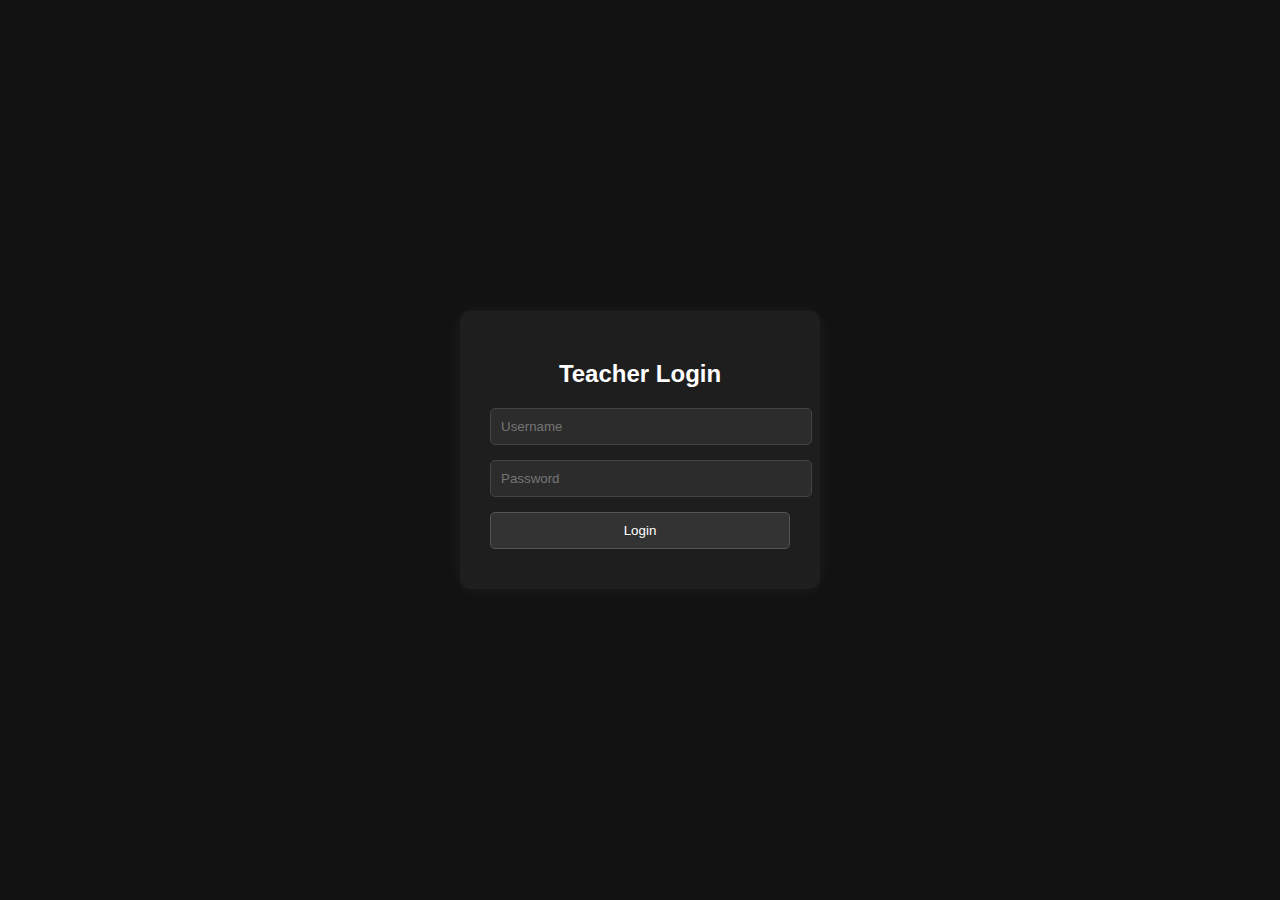
<file: index.html>
<!DOCTYPE html>
<html>
<head>
  <title>Login - Assessment Portal</title>
  <link rel="stylesheet" href="login.css">
</head>
<body>
  <div class="login-box">
    <h2>Teacher Login</h2>
    <input type="text" id="username" placeholder="Username" />
    <input type="password" id="password" placeholder="Password" />
    <button onclick="login()">Login</button>
    <div class="error" id="error"></div>
  </div>
  <script src="login.js"></script>
</body>
</html>
</file>
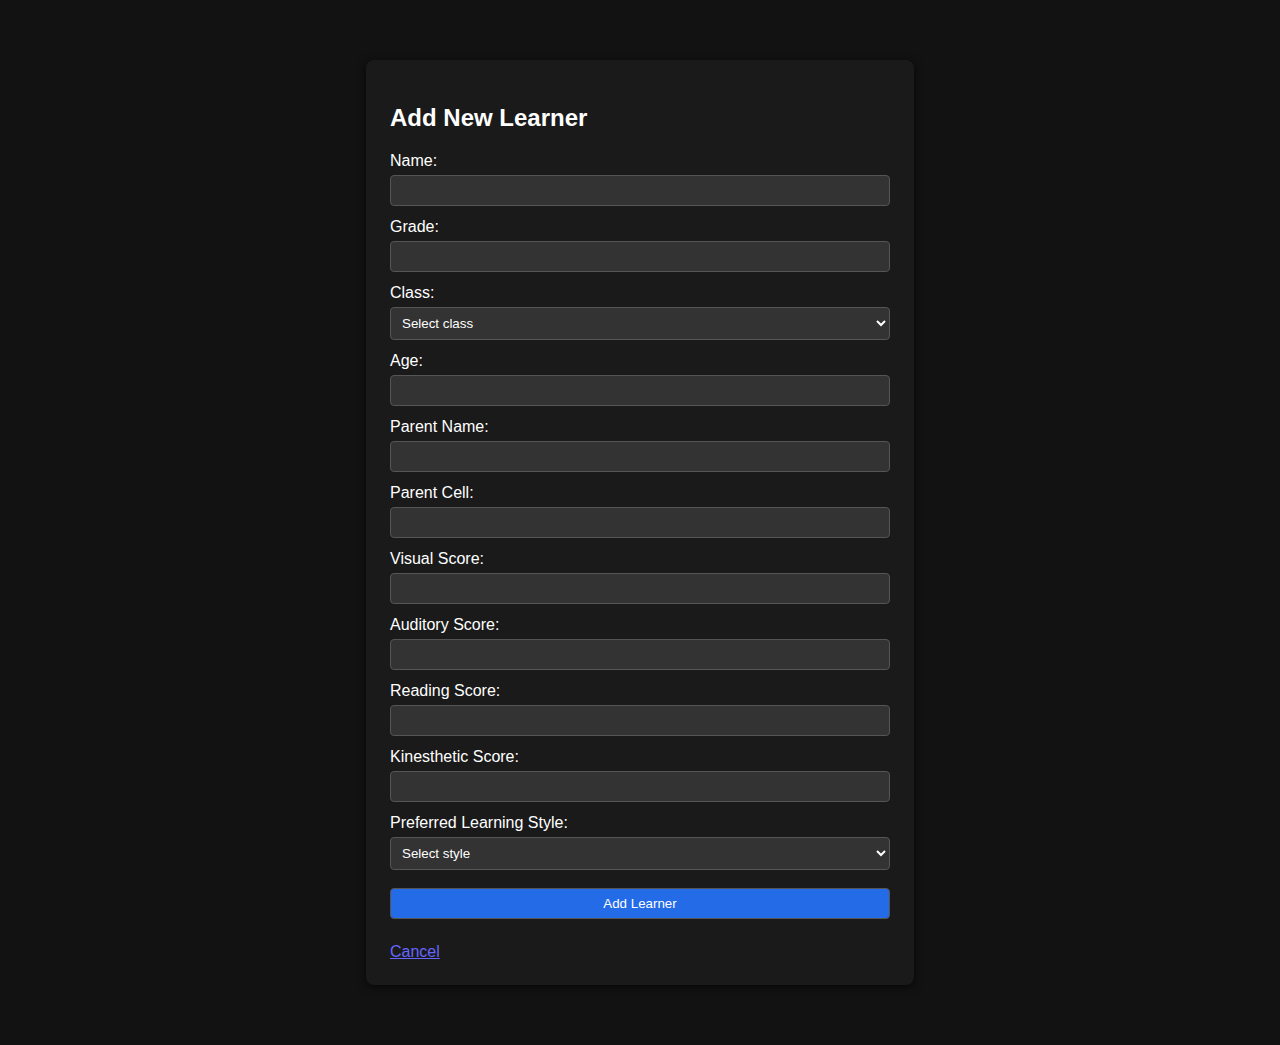
<file: add-rows.html>
<!DOCTYPE html>
<html>
<head>
  <title>Add Learner Row</title>
  <style>
    body { font-family: Arial, sans-serif; background-color: #121212; color: #fff; margin: 0; padding: 20px; }
    form {
      background: #1a1a1a;
      padding: 24px;
      border-radius: 8px;
      max-width: 500px;
      margin: 40px auto;
      box-shadow: 0 2px 8px #000a;
    }
    label { display: block; margin-top: 12px; }
    input, select, button {
      margin-top: 5px;
      padding: 7px;
      background: #333;
      color: #fff;
      border: 1px solid #555;
      border-radius: 4px;
      width: 100%;
      box-sizing: border-box;
    }
    button { margin-top: 18px; background: #246be8; cursor: pointer; }
    button:hover { background: #1b4b9a; }
    a { color: #66f; display: inline-block; margin-top: 24px; }
  </style>
</head>
<body>

  <form id="addRowForm">
    <h2>Add New Learner</h2>
    <label>Name: <input type="text" id="name" required></label>
    <label>Grade: <input type="text" id="grade" required></label>
    <label>Class:
      <select id="class" required>
        <option value="">Select class</option>
        <option value="8A">8A</option>
        <option value="9C">9C</option>
        <option value="10B">10B</option>
      </select>
    </label>
    <label>Age: <input type="number" id="age" required></label>
    <label>Parent Name: <input type="text" id="parent_name" required></label>
    <label>Parent Cell: <input type="text" id="parent_cell" required></label>
    <label>Visual Score: <input type="number" id="score_visual" min="0" required></label>
    <label>Auditory Score: <input type="number" id="score_auditory" min="0" required></label>
    <label>Reading Score: <input type="number" id="score_reading" min="0" required></label>
    <label>Kinesthetic Score: <input type="number" id="score_kinesthetic" min="0" required></label>
    <label>Preferred Learning Style:
      <select id="preferred_learning_style" required>
        <option value="">Select style</option>
        <option value="Visual">Visual</option>
        <option value="Auditory">Auditory</option>
        <option value="Reading">Reading</option>
        <option value="Kinesthetic">Kinesthetic</option>
      </select>
    </label>
    <button type="submit">Add Learner</button>
    <a href="dashboard.html">Cancel</a>
  </form>

  <script>
    document.getElementById('addRowForm').onsubmit = function(e) {
      e.preventDefault();
      // Get current learners from localStorage or start with empty array
      let learners = JSON.parse(localStorage.getItem('learners') || '[]');
      // Add new learner from form fields
      learners.push({
        name: document.getElementById('name').value,
        grade: document.getElementById('grade').value,
        class: document.getElementById('class').value,
        age: document.getElementById('age').value,
        parent_name: document.getElementById('parent_name').value,
        parent_cell: document.getElementById('parent_cell').value,
        score_visual: document.getElementById('score_visual').value,
        score_auditory: document.getElementById('score_auditory').value,
        score_reading: document.getElementById('score_reading').value,
        score_kinesthetic: document.getElementById('score_kinesthetic').value,
        preferred_learning_style: document.getElementById('preferred_learning_style').value
      });
      // Save updated array to localStorage
      localStorage.setItem('learners', JSON.stringify(learners));
      // Redirect back to dashboard
      window.location.href = 'dashboard.html';
    }
  </script>

</body>
</html>
</file>
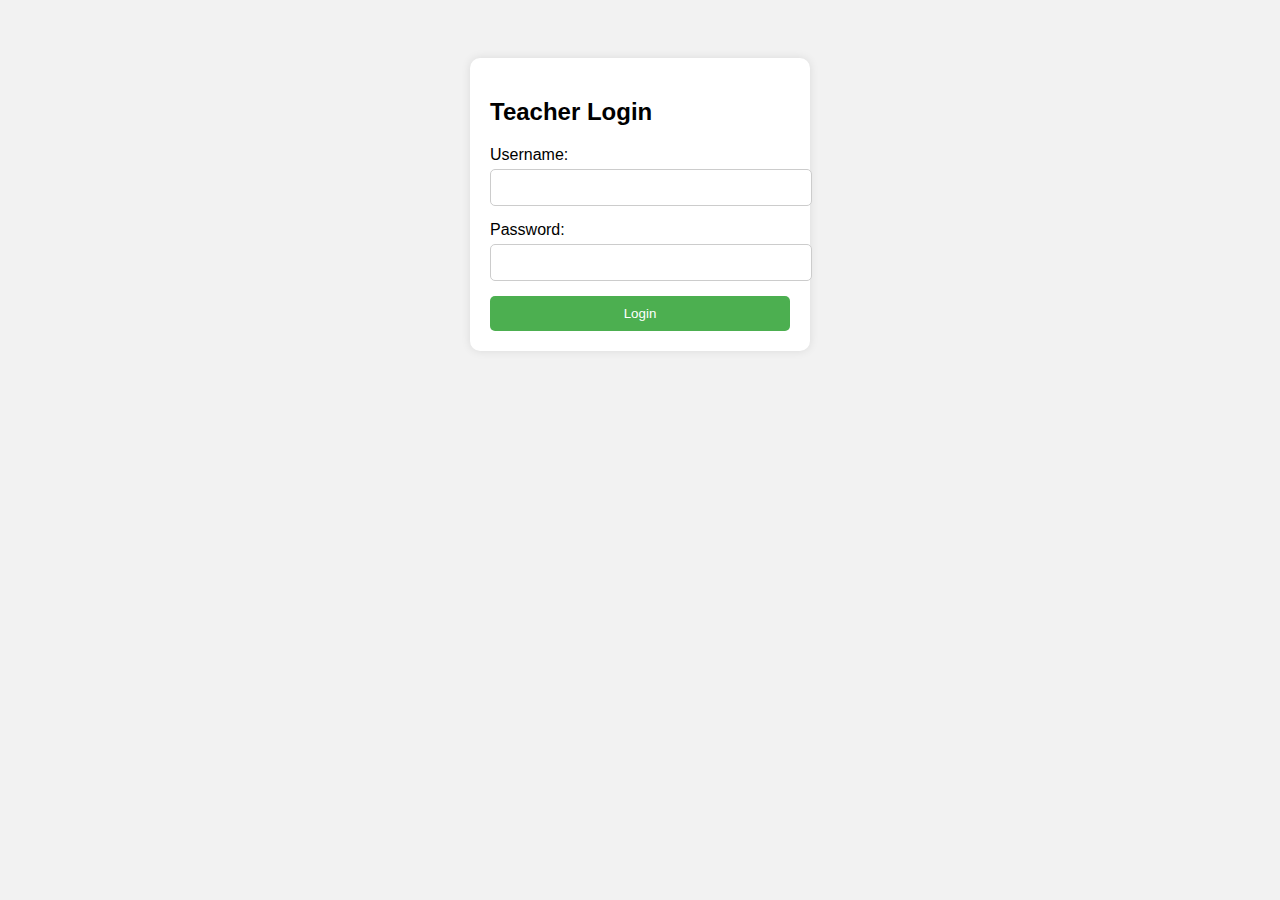
<file: dashboard.html>
<!DOCTYPE html>
<html>
<head>
  <title>Dashboard - Learners</title>
  <style>
    body { font-family: Arial; padding: 20px; background: #f9f9f9; }
    .container { background: white; padding: 20px; border-radius: 10px; max-width: 98%; margin: auto; box-shadow: 0 0 10px rgba(0,0,0,0.1); }
    h2 { text-align: center; }
    input[type="text"] { width: 200px; padding: 8px; margin-bottom: 10px; }
    select { padding: 8px; margin-left: 10px; }
    table { width: 100%; border-collapse: collapse; margin-top: 10px; font-size: 14px; }
    th, td { padding: 8px; border: 1px solid #ccc; text-align: center; }
    th { background-color: #f2f2f2; }
    td[contenteditable="true"] { background-color: #fffdd0; }
    button.save-btn { padding: 6px 10px; margin-top: 10px; }
  </style>
</head>
<body onload="checkLogin(); loadLearners();">
  <div class="container">
    <h2>Learner Assessment Dashboard</h2>
    <input type="text" id="searchInput" placeholder="Search by name..." onkeyup="filterTable()">
    <select id="styleFilter" onchange="filterTable()">
      <option value="">Filter by Preferred Style</option>
      <option value="Visual">Visual</option>
      <option value="Auditory">Auditory</option>
      <option value="Reading/Writing">Reading/Writing</option>
      <option value="Kinesthetic">Kinesthetic</option>
    </select>
    <table id="learnersTable">
      <thead>
        <tr>
          <th>ID</th><th>Name</th><th>Grade</th><th>Class</th><th>Age</th>
          <th>Parent Name</th><th>Parent Cell</th>
          <th>Visual</th><th>Auditory</th><th>Reading</th><th>Kinesthetic</th><th>Preferred Style</th>
        </tr>
      </thead>
      <tbody></tbody>
    </table>
    <button class="save-btn" onclick="saveEdits()">Save Edits</button>
  </div>

  <script>
    let learnersData = [];

    function checkLogin() {
      if (localStorage.getItem("loggedIn") !== "true") {
        window.location.href = "login.html";
      }
    }

    async function loadLearners() {
      const response = await fetch("learners.json");
      learnersData = await response.json();
      renderTable(learnersData);
    }

    function renderTable(data) {
      const tbody = document.querySelector("#learnersTable tbody");
      tbody.innerHTML = "";
      data.forEach((learner, index) => {
        const row = document.createElement("tr");
        row.innerHTML = `
          <td>${learner.id}</td>
          <td contenteditable="true">${learner.name}</td>
          <td contenteditable="true">${learner.grade}</td>
          <td contenteditable="true">${learner.class}</td>
          <td contenteditable="true">${learner.age}</td>
          <td contenteditable="true">${learner.parent_name}</td>
          <td contenteditable="true">${learner.parent_cell}</td>
          <td contenteditable="true">${learner.score_visual}</td>
          <td contenteditable="true">${learner.score_auditory}</td>
          <td contenteditable="true">${learner.score_reading}</td>
          <td contenteditable="true">${learner.score_kinesthetic}</td>
          <td contenteditable="true">${learner.preferred_learning_style}</td>
        `;
        tbody.appendChild(row);
      });
    }

    function filterTable() {
      const search = document.getElementById("searchInput").value.toLowerCase();
      const style = document.getElementById("styleFilter").value;
      const filtered = learnersData.filter(l =>
        l.name.toLowerCase().includes(search) &&
        (style === "" || l.preferred_learning_style === style)
      );
      renderTable(filtered);
    }

    function saveEdits() {
      const rows = document.querySelectorAll("#learnersTable tbody tr");
      const editedData = [];
      rows.forEach(row => {
        const cells = row.querySelectorAll("td");
        editedData.push({
          id: cells[0].textContent.trim(),
          name: cells[1].textContent.trim(),
          grade: cells[2].textContent.trim(),
          class: cells[3].textContent.trim(),
          age: parseInt(cells[4].textContent.trim()),
          parent_name: cells[5].textContent.trim(),
          parent_cell: cells[6].textContent.trim(),
          score_visual: parseInt(cells[7].textContent.trim()),
          score_auditory: parseInt(cells[8].textContent.trim()),
          score_reading: parseInt(cells[9].textContent.trim()),
          score_kinesthetic: parseInt(cells[10].textContent.trim()),
          preferred_learning_style: cells[11].textContent.trim()
        });
      });
      localStorage.setItem("learnersEdited", JSON.stringify(editedData));
      alert("Edits saved locally. To persist in DB, backend update required.");
    }
  </script>
</body>
</html>
</file>
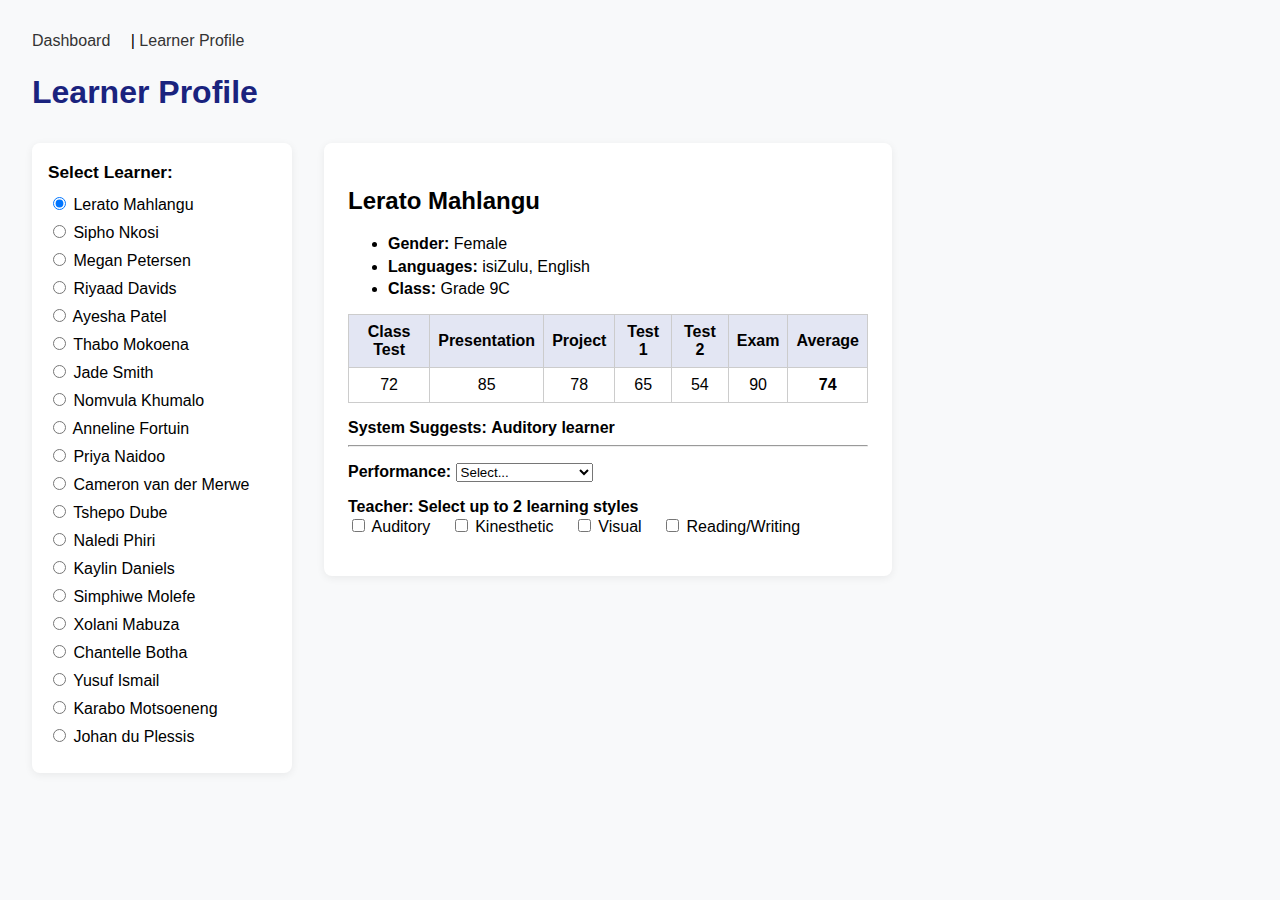
<file: learner-style.html>
<!DOCTYPE html>
<html lang="en">
<head>
  <meta charset="UTF-8">
  <title>Learner Profile (Grid Layout)</title>
  <style>
    body { font-family: Arial, sans-serif; margin: 2rem; background: #f8f9fa; }
    nav { margin-bottom: 1.5em; }
    nav a { margin-right: 1em; text-decoration: none; color: #333; }
    h1 { color: #1a237e; }

    .grid-container {
      display: grid;
      grid-template-columns: 260px 1fr;
      gap: 2em;
      margin-top: 2em;
      align-items: start;
    }
    .radio-list {
      background: #fff;
      border-radius: 8px;
      box-shadow: 0 2px 8px #0001;
      padding: 1.2em 1em;
      height: fit-content;
    }
    .radio-list .label {
      display: block;
      margin-bottom: 0.6em;
      font-weight: bold;
      font-size: 1.08em;
    }
    .radio-list label {
      display: block;
      margin-bottom: 0.5em;
      font-weight: normal;
      cursor: pointer;
    }
    .profile-card {
      background: #fff;
      border-radius: 8px;
      box-shadow: 0 2px 8px #0001;
      max-width: 520px;
      width: 100%;
      padding: 1.5em;
    }
    @media (max-width: 900px) {
      .grid-container {
        grid-template-columns: 1fr;
        gap: 1em;
      }
      .profile-card { max-width: 100%; }
      .radio-list { width: 100%; }
    }
    .label { font-weight: bold; }
    .marks-table { width: 100%; margin-bottom: 1em; border-collapse: collapse; }
    .marks-table th, .marks-table td { border: 1px solid #ccc; padding: 0.5em; text-align: center; }
    .marks-table th { background: #e3e6f3; }
    .grade-group, .style-group { margin: 1em 0; }
    .style-group label { margin-right: 1em; }
    .error { color: red; font-size: 0.95em; }
    .info-list { margin: 0 0 1em 0; }
    .info-list li { margin-bottom: 0.3em; }
    .selected-style { font-weight: bold; }
  </style>
</head>
<body>
  <nav>
    <a href="dashboard.html">Dashboard</a> |
    <a href="learner-style.html">Learner Profile</a>
  </nav>
  <h1>Learner Profile</h1>
  <div class="grid-container">
    <div id="learnerRadioGroup" class="radio-list"></div>
    <div id="profile"></div>
  </div>
  <script>
    const learners = [
      { name: "Lerato Mahlangu", gender: "Female", languages: ["isiZulu", "English"], class: "Grade 9C", assessments: { classTest: 72, presentation: 85, project: 78, test1: 65, test2: 54, exam: 90 } },
      { name: "Sipho Nkosi", gender: "Male", languages: ["isiZulu", "English"], class: "Grade 9C", assessments: { classTest: 88, presentation: 79, project: 60, test1: 91, test2: 77, exam: 40 } },
      { name: "Megan Petersen", gender: "Female", languages: ["Afrikaans", "English"], class: "Grade 9C", assessments: { classTest: 62, presentation: 74, project: 67, test1: 60, test2: 69, exam: 74 } },
      { name: "Riyaad Davids", gender: "Male", languages: ["Afrikaans", "English"], class: "Grade 9C", assessments: { classTest: 77, presentation: 73, project: 75, test1: 79, test2: 80, exam: 83 } },
      { name: "Ayesha Patel", gender: "Female", languages: ["English"], class: "Grade 9C", assessments: { classTest: 91, presentation: 90, project: 88, test1: 89, test2: 93, exam: 94 } },
      { name: "Thabo Mokoena", gender: "Male", languages: ["Sesotho", "English"], class: "Grade 9C", assessments: { classTest: 55, presentation: 63, project: 57, test1: 51, test2: 60, exam: 65 } },
      { name: "Jade Smith", gender: "Female", languages: ["English", "Afrikaans"], class: "Grade 9C", assessments: { classTest: 83, presentation: 86, project: 92, test1: 87, test2: 85, exam: 88 } },
      { name: "Nomvula Khumalo", gender: "Female", languages: ["isiZulu"], class: "Grade 9C", assessments: { classTest: 81, presentation: 89, project: 84, test1: 79, test2: 86, exam: 92 } },
      { name: "Anneline Fortuin", gender: "Female", languages: ["Afrikaans", "English"], class: "Grade 9C", assessments: { classTest: 47, presentation: 53, project: 49, test1: 45, test2: 58, exam: 62 } },
      { name: "Priya Naidoo", gender: "Female", languages: ["English"], class: "Grade 9C", assessments: { classTest: 76, presentation: 80, project: 83, test1: 71, test2: 74, exam: 81 } },
      { name: "Cameron van der Merwe", gender: "Male", languages: ["Afrikaans", "English"], class: "Grade 9C", assessments: { classTest: 68, presentation: 50, project: 92, test1: 70, test2: 49, exam: 77 } },
      { name: "Tshepo Dube", gender: "Male", languages: ["isiZulu", "English"], class: "Grade 9C", assessments: { classTest: 58, presentation: 60, project: 62, test1: 57, test2: 59, exam: 63 } },
      { name: "Naledi Phiri", gender: "Female", languages: ["Xhosa", "English"], class: "Grade 9C", assessments: { classTest: 85, presentation: 88, project: 86, test1: 82, test2: 87, exam: 91 } },
      { name: "Kaylin Daniels", gender: "Female", languages: ["Afrikaans", "English"], class: "Grade 9C", assessments: { classTest: 74, presentation: 77, project: 72, test1: 46, test2: 79, exam: 80 } },
      { name: "Simphiwe Molefe", gender: "Male", languages: ["isiZulu"], class: "Grade 9C", assessments: { classTest: 61, presentation: 51, project: 67, test1: 63, test2: 69, exam: 41 } },
      { name: "Xolani Mabuza", gender: "Male", languages: ["isiZulu", "English"], class: "Grade 9C", assessments: { classTest: 53, presentation: 57, project: 60, test1: 55, test2: 89, exam: 64 } },
      { name: "Chantelle Botha", gender: "Female", languages: ["Afrikaans", "English"], class: "Grade 9C", assessments: { classTest: 86, presentation: 90, project: 91, test1: 88, test2: 92, exam: 95 } },
      { name: "Yusuf Ismail", gender: "Male", languages: ["English"], class: "Grade 9C", assessments: { classTest: 75, presentation: 78, project: 74, test1: 77, test2: 80, exam: 82 } },
      { name: "Karabo Motsoeneng", gender: "Male", languages: ["Sesotho", "English"], class: "Grade 9C", assessments: { classTest: 68, presentation: 70, project: 55, test1: 66, test2: 73, exam: 78 } },
      { name: "Johan du Plessis", gender: "Male", languages: ["Afrikaans", "English"], class: "Grade 9C", assessments: { classTest: 59, presentation: 61, project: 60, test1: 58, test2: 66, exam: 70 } }
    ];

    function populateLearnerRadios() {
      const group = document.getElementById('learnerRadioGroup');
      group.innerHTML = '<span class="label">Select Learner:</span>';
      learners.forEach((learner, i) => {
        group.innerHTML += `
          <label>
            <input type="radio" name="learnerRadio" value="${i}" ${i===0?"checked":""}>
            ${learner.name}
          </label>
        `;
      });
    }

    function getSelectedLearnerIndex() {
      const radios = document.getElementsByName('learnerRadio');
      for (let i = 0; i < radios.length; i++) {
        if (radios[i].checked) return radios[i].value;
      }
      return 0;
    }

    function handleCheckboxLimit(e) {
      const styleCheckboxes = document.querySelectorAll('.style-checkbox');
      const checked = Array.from(styleCheckboxes).filter(cb => cb.checked);
      if (checked.length > 2) {
        e.target.checked = false;
        document.getElementById('styleError').textContent = "You can select at most two learning styles.";
      } else {
        document.getElementById('styleError').textContent = "";
      }
    }

    function renderProfile() {
      const idx = getSelectedLearnerIndex();
      const learner = learners[idx];
      if (!learner) return;
      const a = learner.assessments;
      const avg = Math.round((a.classTest + a.presentation + a.project + a.test1 + a.test2 + a.exam) / 6);
      let systemStyle = "";
      if (avg >= 80) systemStyle = "Visual";
      else if (avg >= 60) systemStyle = "Auditory";
      else systemStyle = "Kinesthetic";
      document.getElementById('profile').innerHTML = `
        <div class="profile-card">
          <h2>${learner.name}</h2>
          <ul class="info-list">
            <li><span class="label">Gender:</span> ${learner.gender}</li>
            <li><span class="label">Languages:</span> ${learner.languages.join(', ')}</li>
            <li><span class="label">Class:</span> ${learner.class}</li>
          </ul>
          <table class="marks-table">
            <thead>
              <tr>
                <th>Class Test</th><th>Presentation</th><th>Project</th>
                <th>Test 1</th><th>Test 2</th><th>Exam</th><th>Average</th>
              </tr>
            </thead>
            <tbody>
              <tr>
                <td>${a.classTest}</td><td>${a.presentation}</td><td>${a.project}</td>
                <td>${a.test1}</td><td>${a.test2}</td><td>${a.exam}</td><td><b>${avg}</b></td>
              </tr>
            </tbody>
          </table>
          <div><span class="label">System Suggests:</span> <span class="selected-style">${systemStyle} learner</span></div>
          <hr>
          <div class="grade-group">
            <label class="label" for="gradeLevel">Performance:</label>
            <select id="gradeLevel">
              <option value="">Select...</option>
              <option value="Above Grade Level">Above Grade Level</option>
              <option value="At Grade Level">At Grade Level</option>
              <option value="Below Grade Level">Below Grade Level</option>
            </select>
          </div>
          <div class="style-group">
            <div class="label">Teacher: Select up to 2 learning styles</div>
            <label><input type="checkbox" class="style-checkbox" value="Auditory"> Auditory</label>
            <label><input type="checkbox" class="style-checkbox" value="Kinesthetic"> Kinesthetic</label>
            <label><input type="checkbox" class="style-checkbox" value="Visual"> Visual</label>
            <label><input type="checkbox" class="style-checkbox" value="Reading/Writing"> Reading/Writing</label>
            <div id="styleError" class="error"></div>
          </div>
        </div>
      `;
      document.querySelectorAll('.style-checkbox').forEach(cb =>
        cb.onchange = handleCheckboxLimit
      );
    }

    document.addEventListener('DOMContentLoaded', function() {
      populateLearnerRadios();
      renderProfile();
      document.getElementById('learnerRadioGroup').onchange = renderProfile;
    });
  </script>
</body>
</html>
</file>
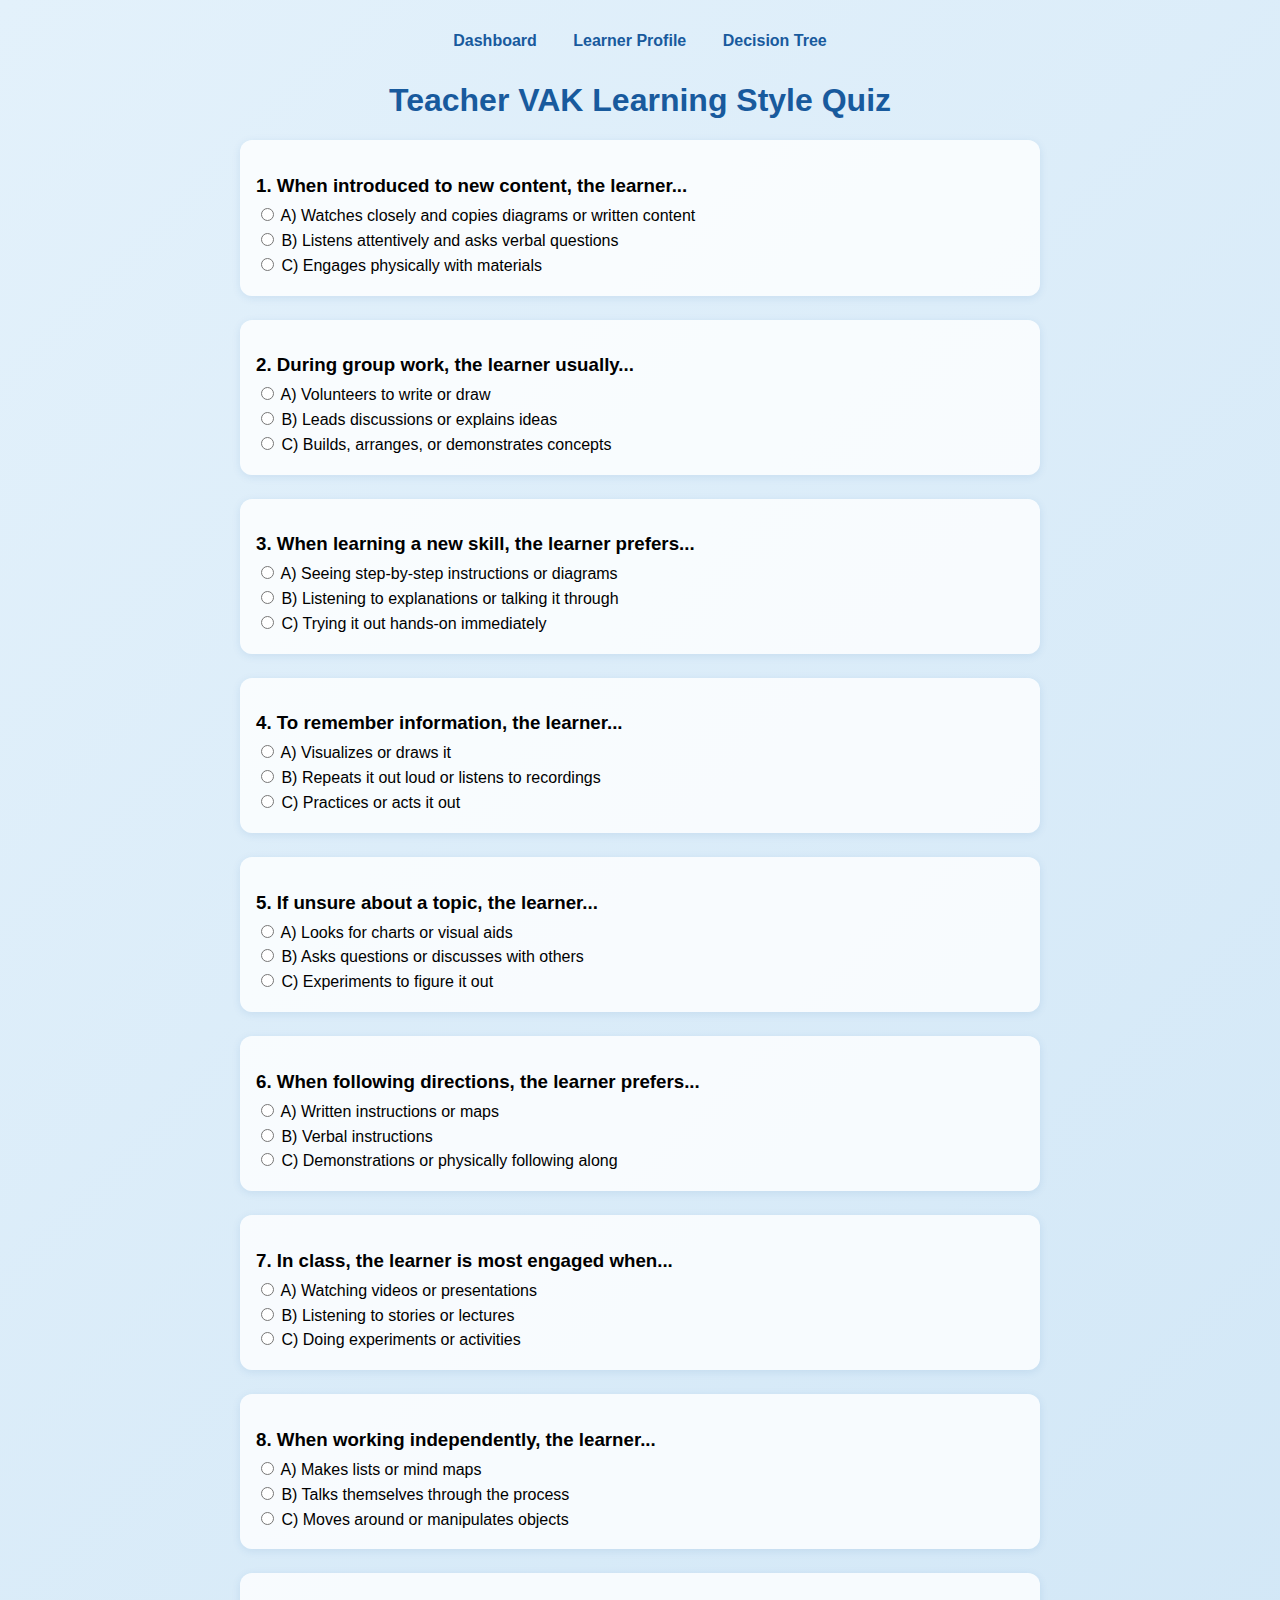
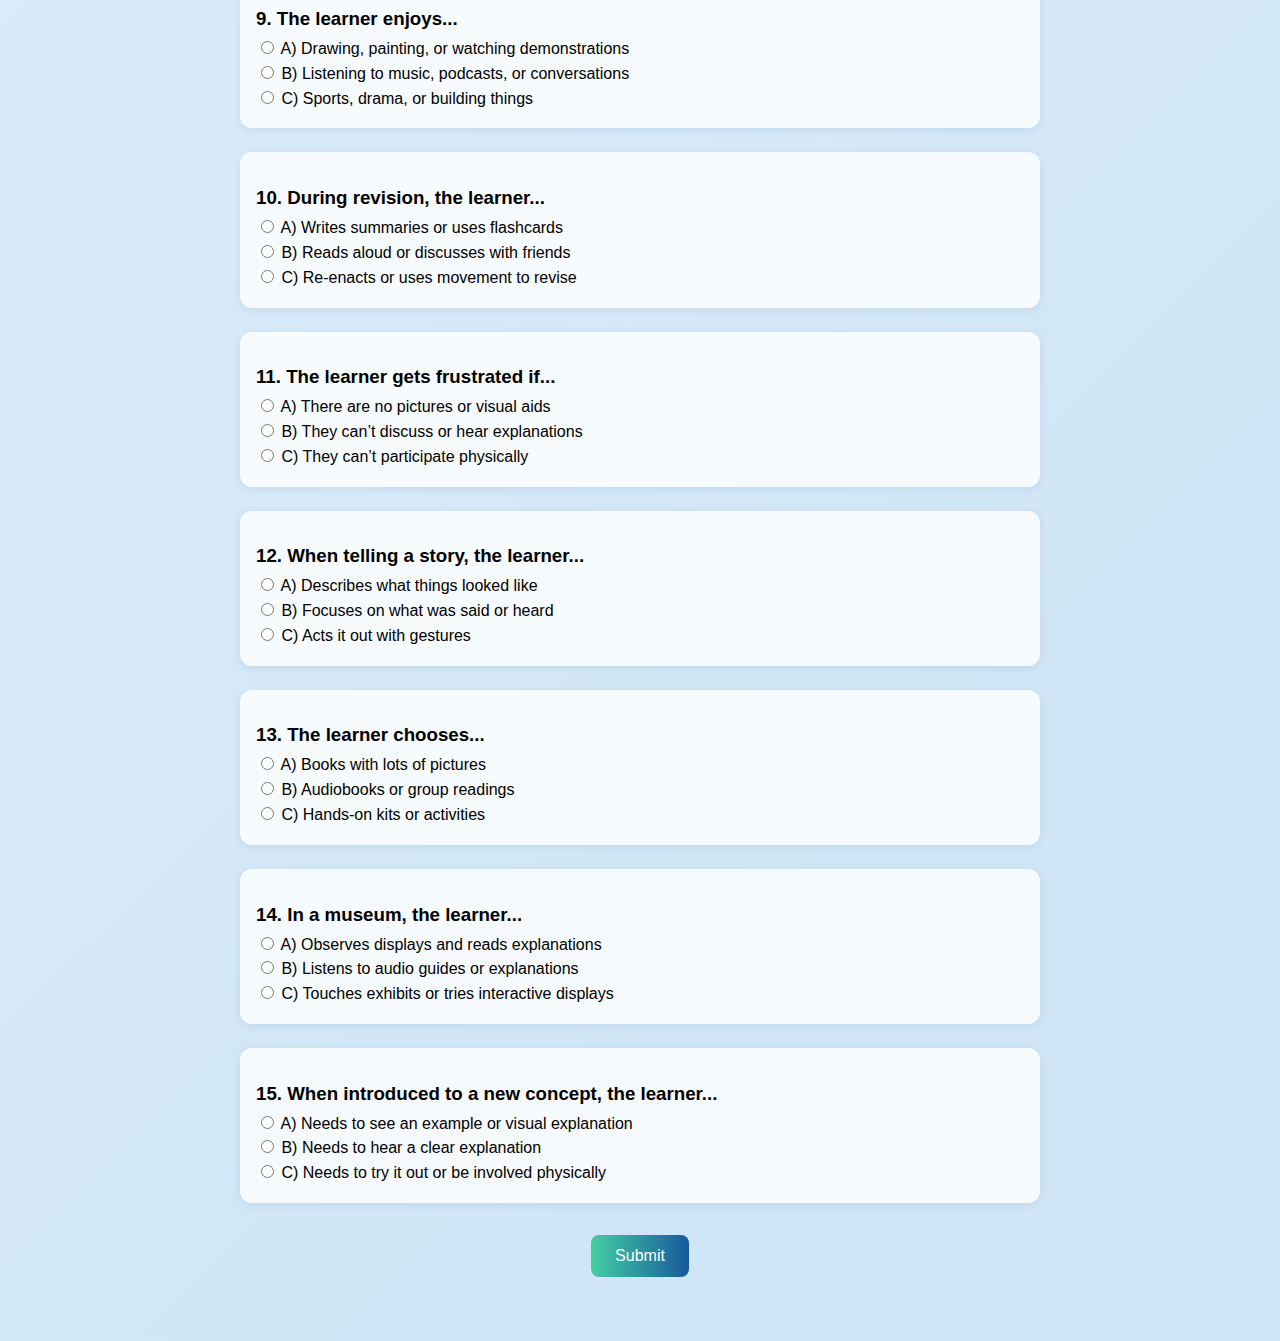
<file: learnerdecisiontree.html>
<!DOCTYPE html>
<html lang="en">
<head>
  <meta charset="UTF-8" />
  <title>VAK Learning Style Quiz for Teachers</title>
  <style>
    body {
      font-family: Arial, sans-serif;
      background: linear-gradient(135deg, #e3f1fb, #d0e6f6 80%);
      padding: 2rem;
      max-width: 800px;
      margin: auto;
    }
    nav {
      margin-bottom: 2rem;
      text-align: center;
    }
    nav a {
      margin: 0 1rem;
      text-decoration: none;
      color: #185a9d;
      font-weight: bold;
      transition: color 0.2s;
    }
    nav a:hover {
      color: #43cea2;
    }
    h1 {
      text-align: center;
      color: #185a9d;
    }
    .question {
      margin-bottom: 1.5rem;
      background: #ffffffcc;
      padding: 1rem;
      border-radius: 12px;
      box-shadow: 0 2px 8px rgba(24,90,157,0.10);
    }
    .question h3 {
      margin-bottom: 0.5rem;
    }
    label {
      display: block;
      margin-bottom: 0.3rem;
      cursor: pointer;
    }
    button {
      display: block;
      margin: 2rem auto;
      padding: 0.75rem 1.5rem;
      font-size: 1rem;
      background: linear-gradient(90deg, #43cea2, #185a9d);
      color: white;
      border: none;
      border-radius: 8px;
      cursor: pointer;
      transition: background 0.3s ease;
    }
    button:hover {
      background: linear-gradient(90deg, #185a9d, #43cea2);
    }
    #result {
      text-align: center;
      font-size: 1.2rem;
      font-weight: bold;
      margin-top: 2rem;
      color: #185a9d;
    }
  </style>
</head>
<body>
  <nav>
    <a href="dashboard.html">Dashboard</a>
    <a href="learner-style.html">Learner Profile</a>
    <a href="learnerdecisiontree.html">Decision Tree</a>
  </nav>
  <h1>Teacher VAK Learning Style Quiz</h1>
  <form id="quizForm">
    <div class="question">
      <h3>1. When introduced to new content, the learner...</h3>
      <label><input type="radio" name="q1" value="A" required> A) Watches closely and copies diagrams or written content</label>
      <label><input type="radio" name="q1" value="B"> B) Listens attentively and asks verbal questions</label>
      <label><input type="radio" name="q1" value="C"> C) Engages physically with materials</label>
    </div>
    <div class="question">
      <h3>2. During group work, the learner usually...</h3>
      <label><input type="radio" name="q2" value="A" required> A) Volunteers to write or draw</label>
      <label><input type="radio" name="q2" value="B"> B) Leads discussions or explains ideas</label>
      <label><input type="radio" name="q2" value="C"> C) Builds, arranges, or demonstrates concepts</label>
    </div>
    <div class="question">
      <h3>3. When learning a new skill, the learner prefers...</h3>
      <label><input type="radio" name="q3" value="A" required> A) Seeing step-by-step instructions or diagrams</label>
      <label><input type="radio" name="q3" value="B"> B) Listening to explanations or talking it through</label>
      <label><input type="radio" name="q3" value="C"> C) Trying it out hands-on immediately</label>
    </div>
    <div class="question">
      <h3>4. To remember information, the learner...</h3>
      <label><input type="radio" name="q4" value="A" required> A) Visualizes or draws it</label>
      <label><input type="radio" name="q4" value="B"> B) Repeats it out loud or listens to recordings</label>
      <label><input type="radio" name="q4" value="C"> C) Practices or acts it out</label>
    </div>
    <div class="question">
      <h3>5. If unsure about a topic, the learner...</h3>
      <label><input type="radio" name="q5" value="A" required> A) Looks for charts or visual aids</label>
      <label><input type="radio" name="q5" value="B"> B) Asks questions or discusses with others</label>
      <label><input type="radio" name="q5" value="C"> C) Experiments to figure it out</label>
    </div>
    <div class="question">
      <h3>6. When following directions, the learner prefers...</h3>
      <label><input type="radio" name="q6" value="A" required> A) Written instructions or maps</label>
      <label><input type="radio" name="q6" value="B"> B) Verbal instructions</label>
      <label><input type="radio" name="q6" value="C"> C) Demonstrations or physically following along</label>
    </div>
    <div class="question">
      <h3>7. In class, the learner is most engaged when...</h3>
      <label><input type="radio" name="q7" value="A" required> A) Watching videos or presentations</label>
      <label><input type="radio" name="q7" value="B"> B) Listening to stories or lectures</label>
      <label><input type="radio" name="q7" value="C"> C) Doing experiments or activities</label>
    </div>
    <div class="question">
      <h3>8. When working independently, the learner...</h3>
      <label><input type="radio" name="q8" value="A" required> A) Makes lists or mind maps</label>
      <label><input type="radio" name="q8" value="B"> B) Talks themselves through the process</label>
      <label><input type="radio" name="q8" value="C"> C) Moves around or manipulates objects</label>
    </div>
    <div class="question">
      <h3>9. The learner enjoys...</h3>
      <label><input type="radio" name="q9" value="A" required> A) Drawing, painting, or watching demonstrations</label>
      <label><input type="radio" name="q9" value="B"> B) Listening to music, podcasts, or conversations</label>
      <label><input type="radio" name="q9" value="C"> C) Sports, drama, or building things</label>
    </div>
    <div class="question">
      <h3>10. During revision, the learner...</h3>
      <label><input type="radio" name="q10" value="A" required> A) Writes summaries or uses flashcards</label>
      <label><input type="radio" name="q10" value="B"> B) Reads aloud or discusses with friends</label>
      <label><input type="radio" name="q10" value="C"> C) Re-enacts or uses movement to revise</label>
    </div>
    <div class="question">
      <h3>11. The learner gets frustrated if...</h3>
      <label><input type="radio" name="q11" value="A" required> A) There are no pictures or visual aids</label>
      <label><input type="radio" name="q11" value="B"> B) They can’t discuss or hear explanations</label>
      <label><input type="radio" name="q11" value="C"> C) They can’t participate physically</label>
    </div>
    <div class="question">
      <h3>12. When telling a story, the learner...</h3>
      <label><input type="radio" name="q12" value="A" required> A) Describes what things looked like</label>
      <label><input type="radio" name="q12" value="B"> B) Focuses on what was said or heard</label>
      <label><input type="radio" name="q12" value="C"> C) Acts it out with gestures</label>
    </div>
    <div class="question">
      <h3>13. The learner chooses...</h3>
      <label><input type="radio" name="q13" value="A" required> A) Books with lots of pictures</label>
      <label><input type="radio" name="q13" value="B"> B) Audiobooks or group readings</label>
      <label><input type="radio" name="q13" value="C"> C) Hands-on kits or activities</label>
    </div>
    <div class="question">
      <h3>14. In a museum, the learner...</h3>
      <label><input type="radio" name="q14" value="A" required> A) Observes displays and reads explanations</label>
      <label><input type="radio" name="q14" value="B"> B) Listens to audio guides or explanations</label>
      <label><input type="radio" name="q14" value="C"> C) Touches exhibits or tries interactive displays</label>
    </div>
    <div class="question">
      <h3>15. When introduced to a new concept, the learner...</h3>
      <label><input type="radio" name="q15" value="A" required> A) Needs to see an example or visual explanation</label>
      <label><input type="radio" name="q15" value="B"> B) Needs to hear a clear explanation</label>
      <label><input type="radio" name="q15" value="C"> C) Needs to try it out or be involved physically</label>
    </div>
    <button type="button" onclick="calculateResult()">Submit</button>
  </form>
  <div id="result"></div>
  <script>
    function calculateResult() {
      const form = document.forms['quizForm'];
      let scoreA = 0, scoreB = 0, scoreC = 0;

      for (let i = 1; i <= 15; i++) {
        const answer = form[`q${i}`].value;
        if (answer === "A") scoreA++;
        else if (answer === "B") scoreB++;
        else if (answer === "C") scoreC++;
      }

      let resultText = "";
      if (scoreA > scoreB && scoreA > scoreC) {
        resultText = "Learner is a Visual Learner";
      } else if (scoreB > scoreA && scoreB > scoreC) {
        resultText = "Learner is an Auditory Learner";
      } else if (scoreC > scoreA && scoreC > scoreB) {
        resultText = "Learner is a Kinesthetic Learner";
      } else {
        resultText = "Mixed Learning Style – consider a blended approach";
      }

      document.getElementById("result").textContent = resultText;
    }
  </script>
</body>
</html>
</file>
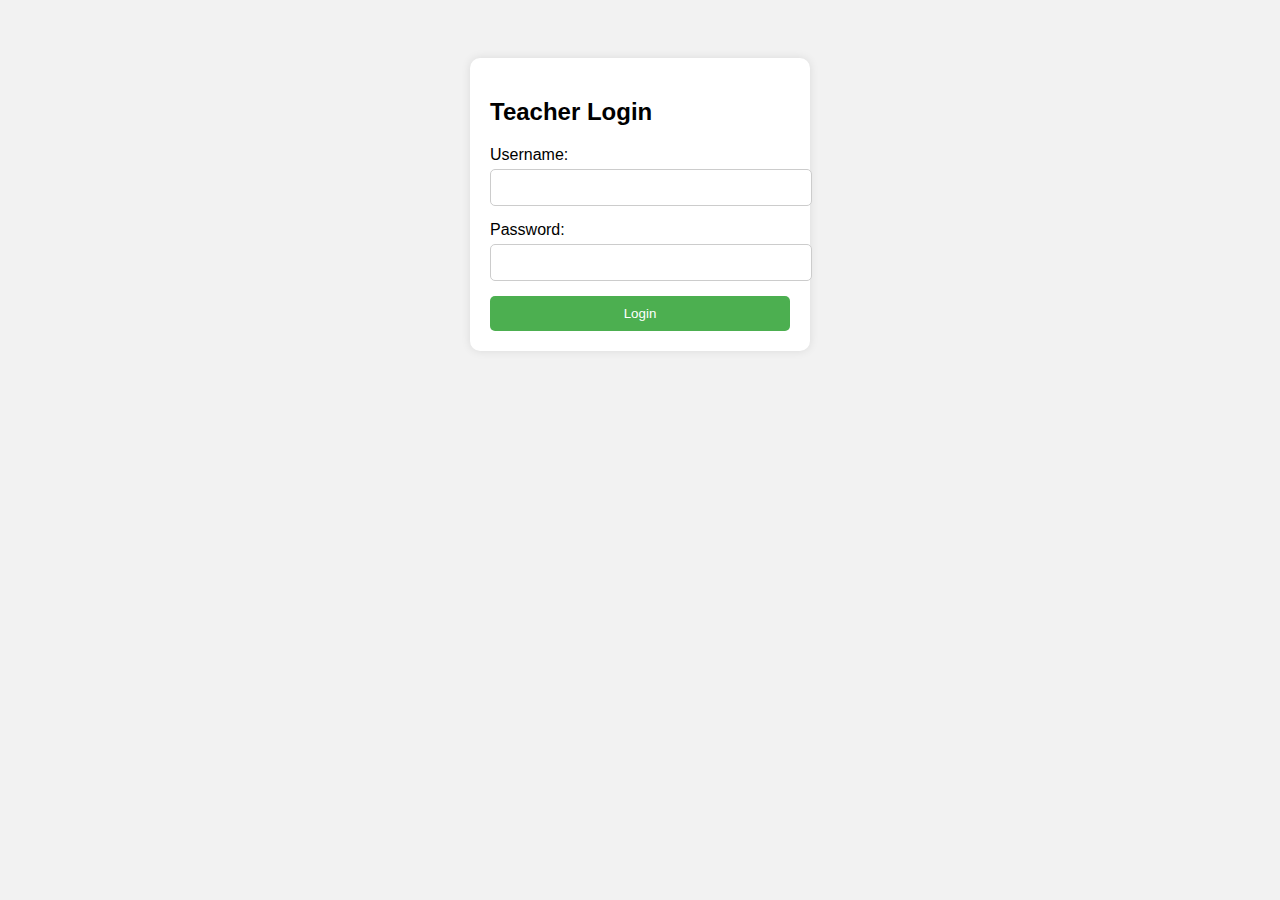
<file: login.html>
<!DOCTYPE html><html><head><title>Login</title><style>body { font-family: Arial; background: #f2f2f2; padding: 50px; }form { background: white; padding: 20px; border-radius: 10px; max-width: 300px; margin: auto; box-shadow: 0 0 10px rgba(0,0,0,0.1); }input { width: 100%; padding: 10px; margin: 5px 0 15px; border: 1px solid #ccc; border-radius: 5px; }button { padding: 10px; background: #4CAF50; color: white; border: none; border-radius: 5px; width: 100%; }</style></head><body><form onsubmit="return validateLogin()"><h2>Teacher Login</h2><label>Username:</label><input type="text" id="username" required /><label>Password:</label><input type="password" id="password" required /><button type="submit">Login</button></form><script>function validateLogin() {const username = document.getElementById('username').value;const password = document.getElementById('password').value;if (username === 'teacher' && password === 'admin123') {localStorage.setItem('loggedIn', 'true');window.location.href = 'dashboard.html';return false;} else {alert('Invalid login. Try again.');return false;}}</script></body></html>
</file>
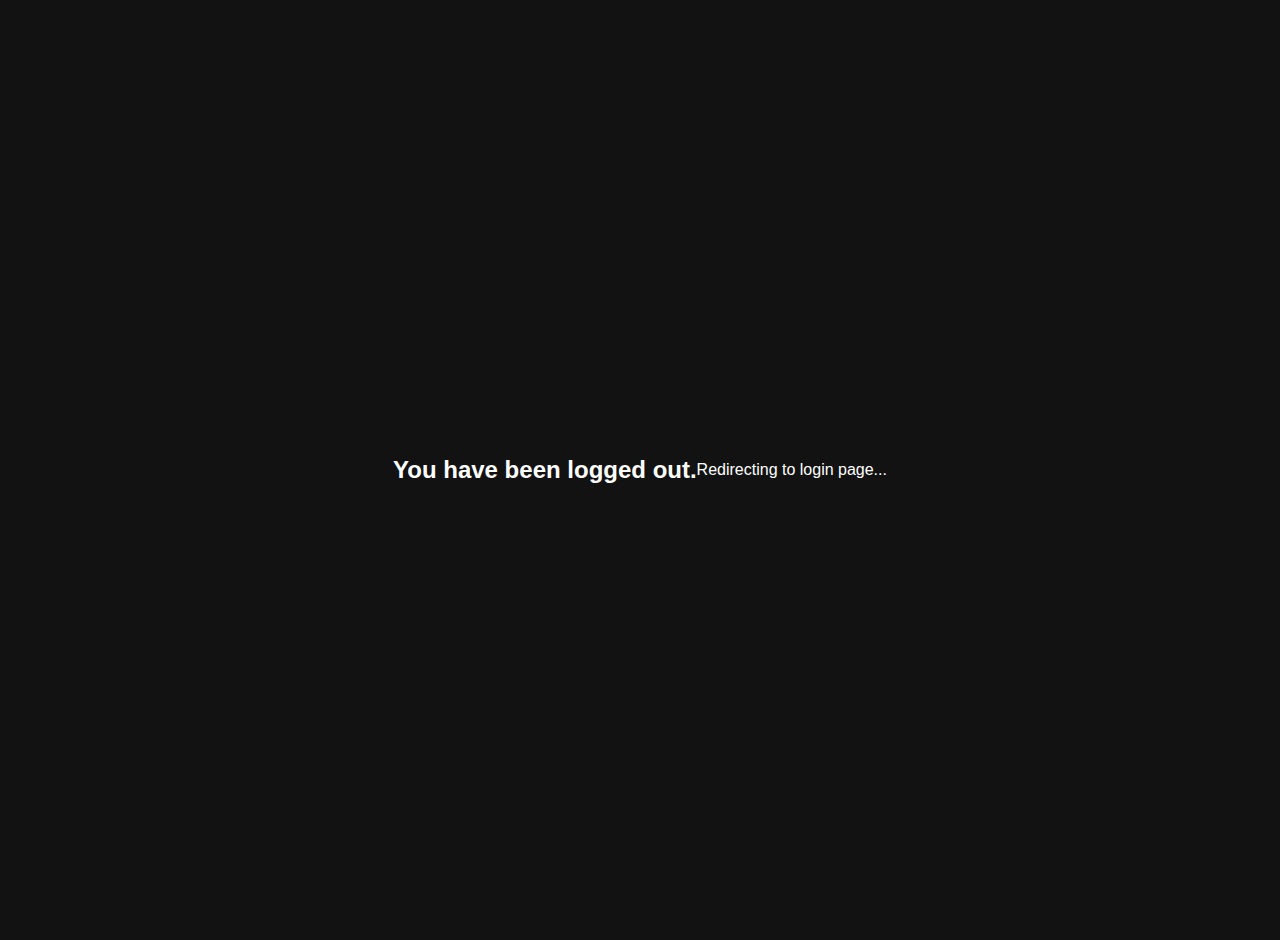
<file: logout.html>
<!DOCTYPE html>
<html lang="en">
<head>
  <meta charset="UTF-8">
  <title>Logout</title>
  <link rel="stylesheet" href="styles.css">
  <script>
    window.onload = function() {
      localStorage.removeItem("loggedIn");
      setTimeout(function() {
        window.location.href = "login.html";
      }, 1500);
    };
  </script>
</head>
<body>
  <h2>You have been logged out.</h2>
  <p>Redirecting to login page...</p>
</body>
</html>
</file>
<file: login.css>
body { font-family: Arial, sans-serif; background-color: #121212; color: #f0f0f0; display: flex; justify-content: center; align-items: center; height: 100vh; margin: 0; }
.login-box { background-color: #1e1e1e; padding: 30px; border-radius: 10px; box-shadow: 0 0 15px rgba(255, 255, 255, 0.05); width: 300px; }
h2 { text-align: center; margin-bottom: 20px; color: #ffffff; }
input[type="text"], input[type="password"] { width: 100%; padding: 10px; margin-bottom: 15px; border: 1px solid #444; border-radius: 5px; background-color: #2c2c2c; color: #fff; }
button { width: 100%; padding: 10px; background-color: #333; color: #fff; border: 1px solid #555; border-radius: 5px; cursor: pointer; }
button:hover { background-color: #444; }
.error { color: #ff4d4d; text-align: center; margin-top: 10px; }
</file>
<file: styles.css>
body { font-family: Arial, sans-serif; background-color: #121212; color: #f0f0f0; display: flex; justify-content: center; align-items: center; height: 100vh; margin: 0; }
    .login-box { background-color: #1e1e1e; padding: 30px; border-radius: 10px; box-shadow: 0 0 15px rgba(255, 255, 255, 0.05); width: 300px; }
    h2 { text-align: center; margin-bottom: 20px; color: #ffffff; }
    input[type="text"], input[type="password"] { width: 100%; padding: 10px; margin-bottom: 15px; border: 1px solid #444; border-radius: 5px; background-color: #2c2c2c; color: #fff; }
    button { width: 100%; padding: 10px; background-color: #333; color: #fff; border: 1px solid #555; border-radius: 5px; cursor: pointer; }
    button:hover { background-color: #444; }
    .error { color: #ff4d4d; text-align: center; margin-top: 10px; }

 body { font-family: Arial, sans-serif; background-color: #121212; color: #fff; margin: 0; padding: 20px; }
    h1 { text-align: center; }
    table { width: 100%; border-collapse: collapse; margin-top: 20px; }
    th, td { padding: 10px; border: 1px solid #444; text-align: left; }
    th { cursor: pointer; background-color: #222; }
    input, select, button { margin: 5px; padding: 5px; background: #333; color: #fff; border: 1px solid #555; border-radius: 4px; }
    button:hover { background-color: #444; }
    .controls { display: flex; flex-wrap: wrap; justify-content: space-between; margin-bottom: 10px; }
</file>
